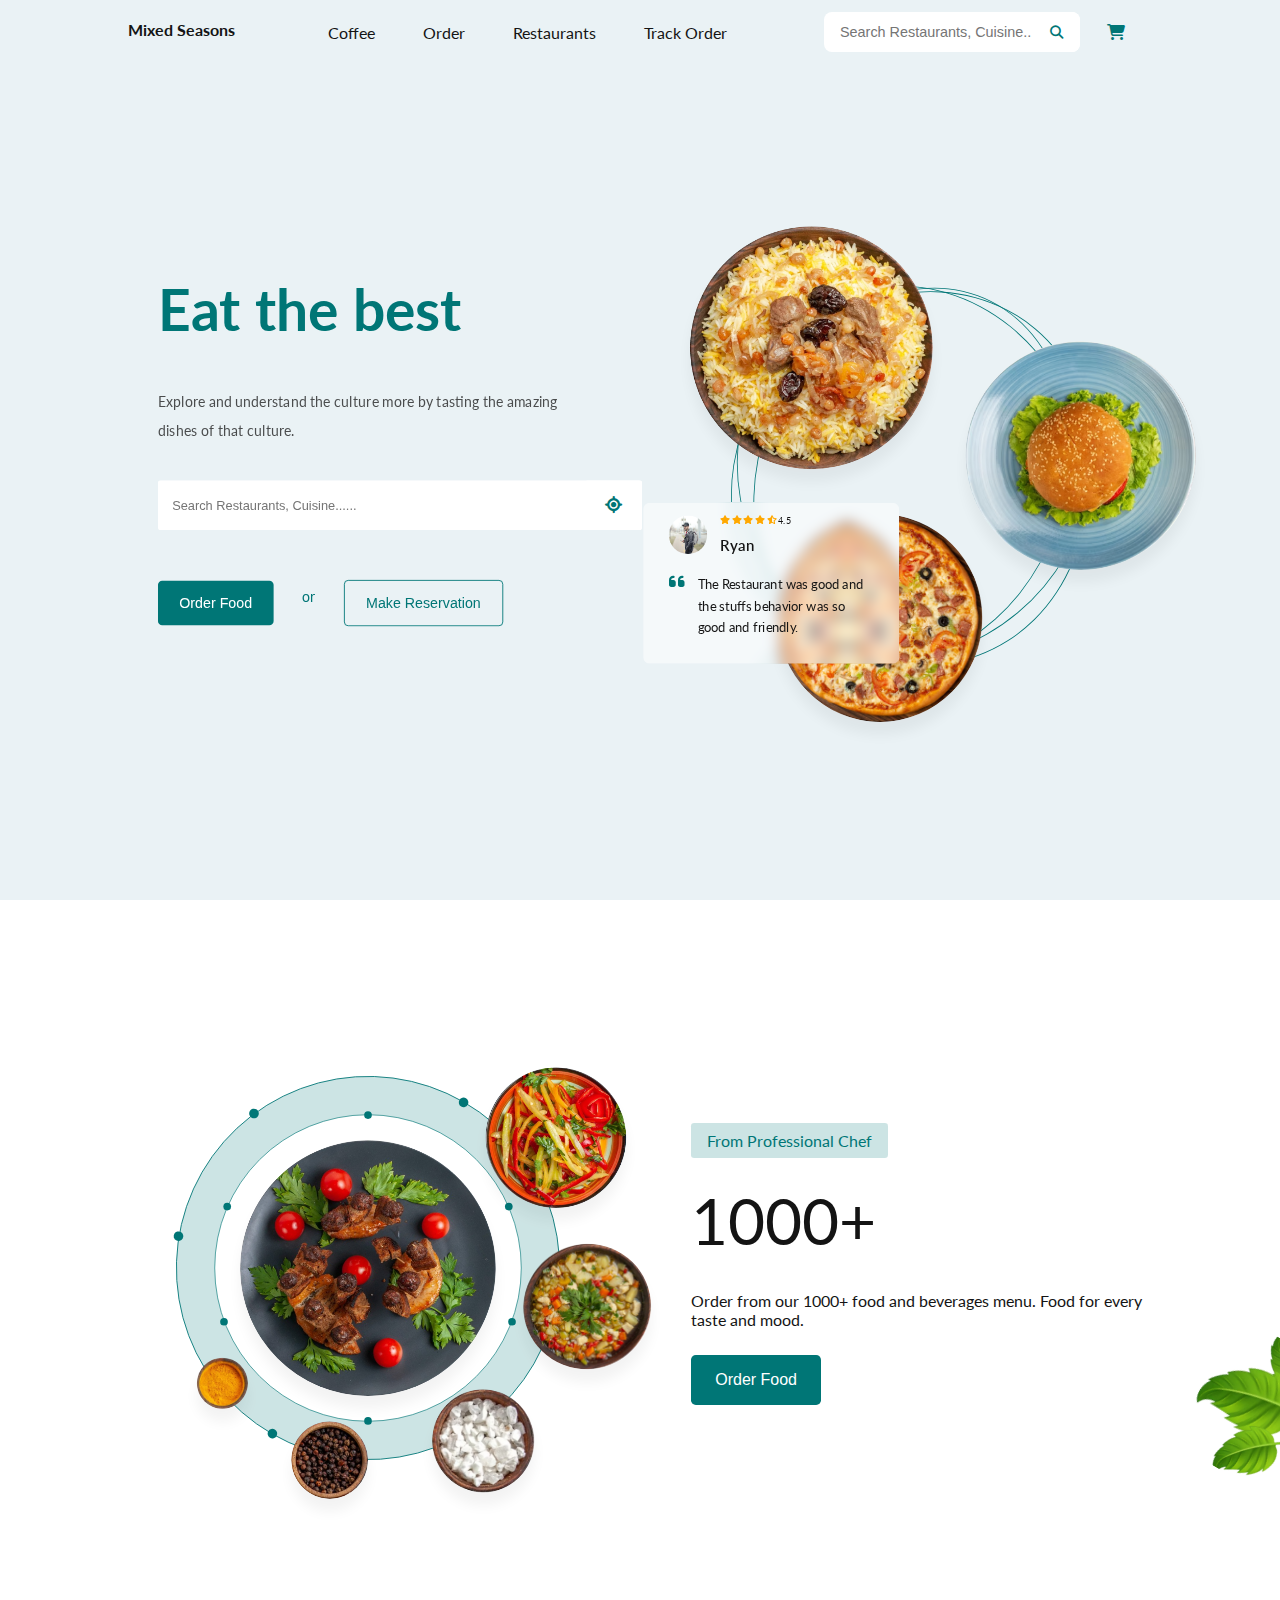
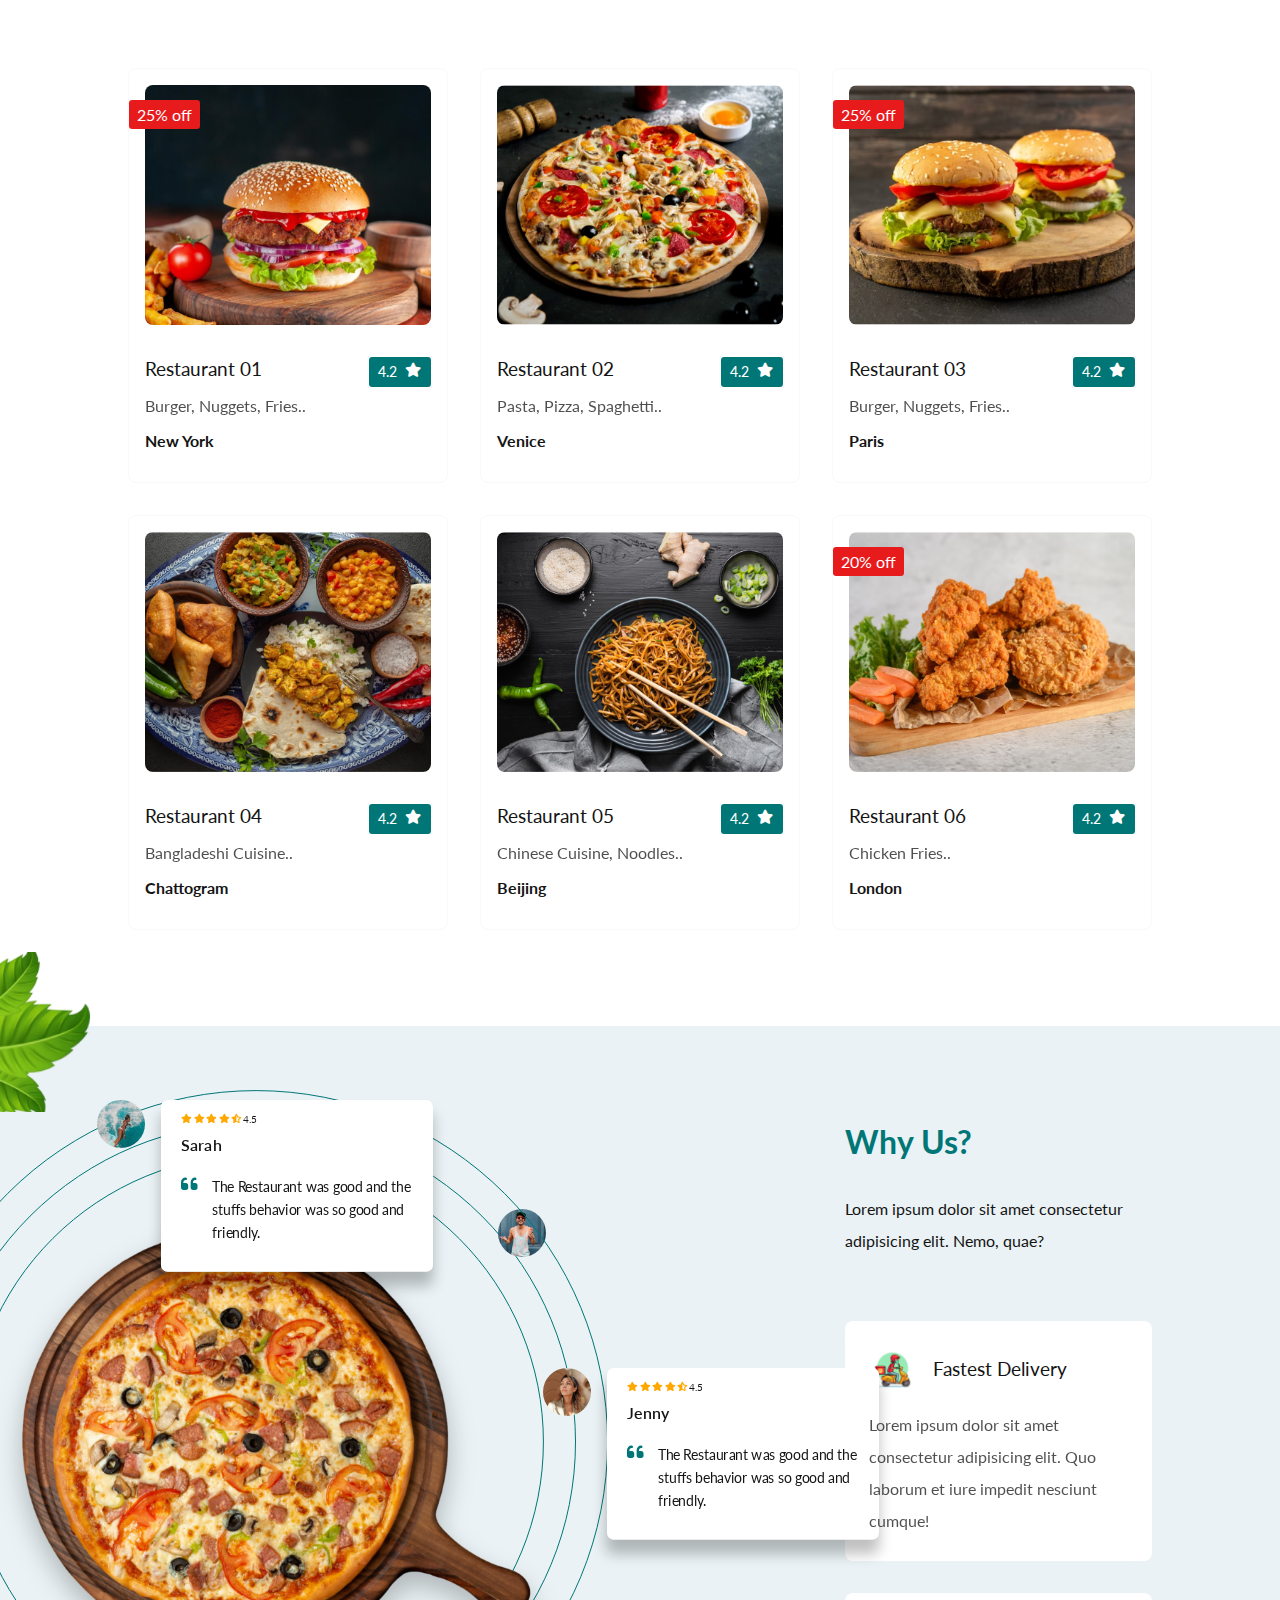
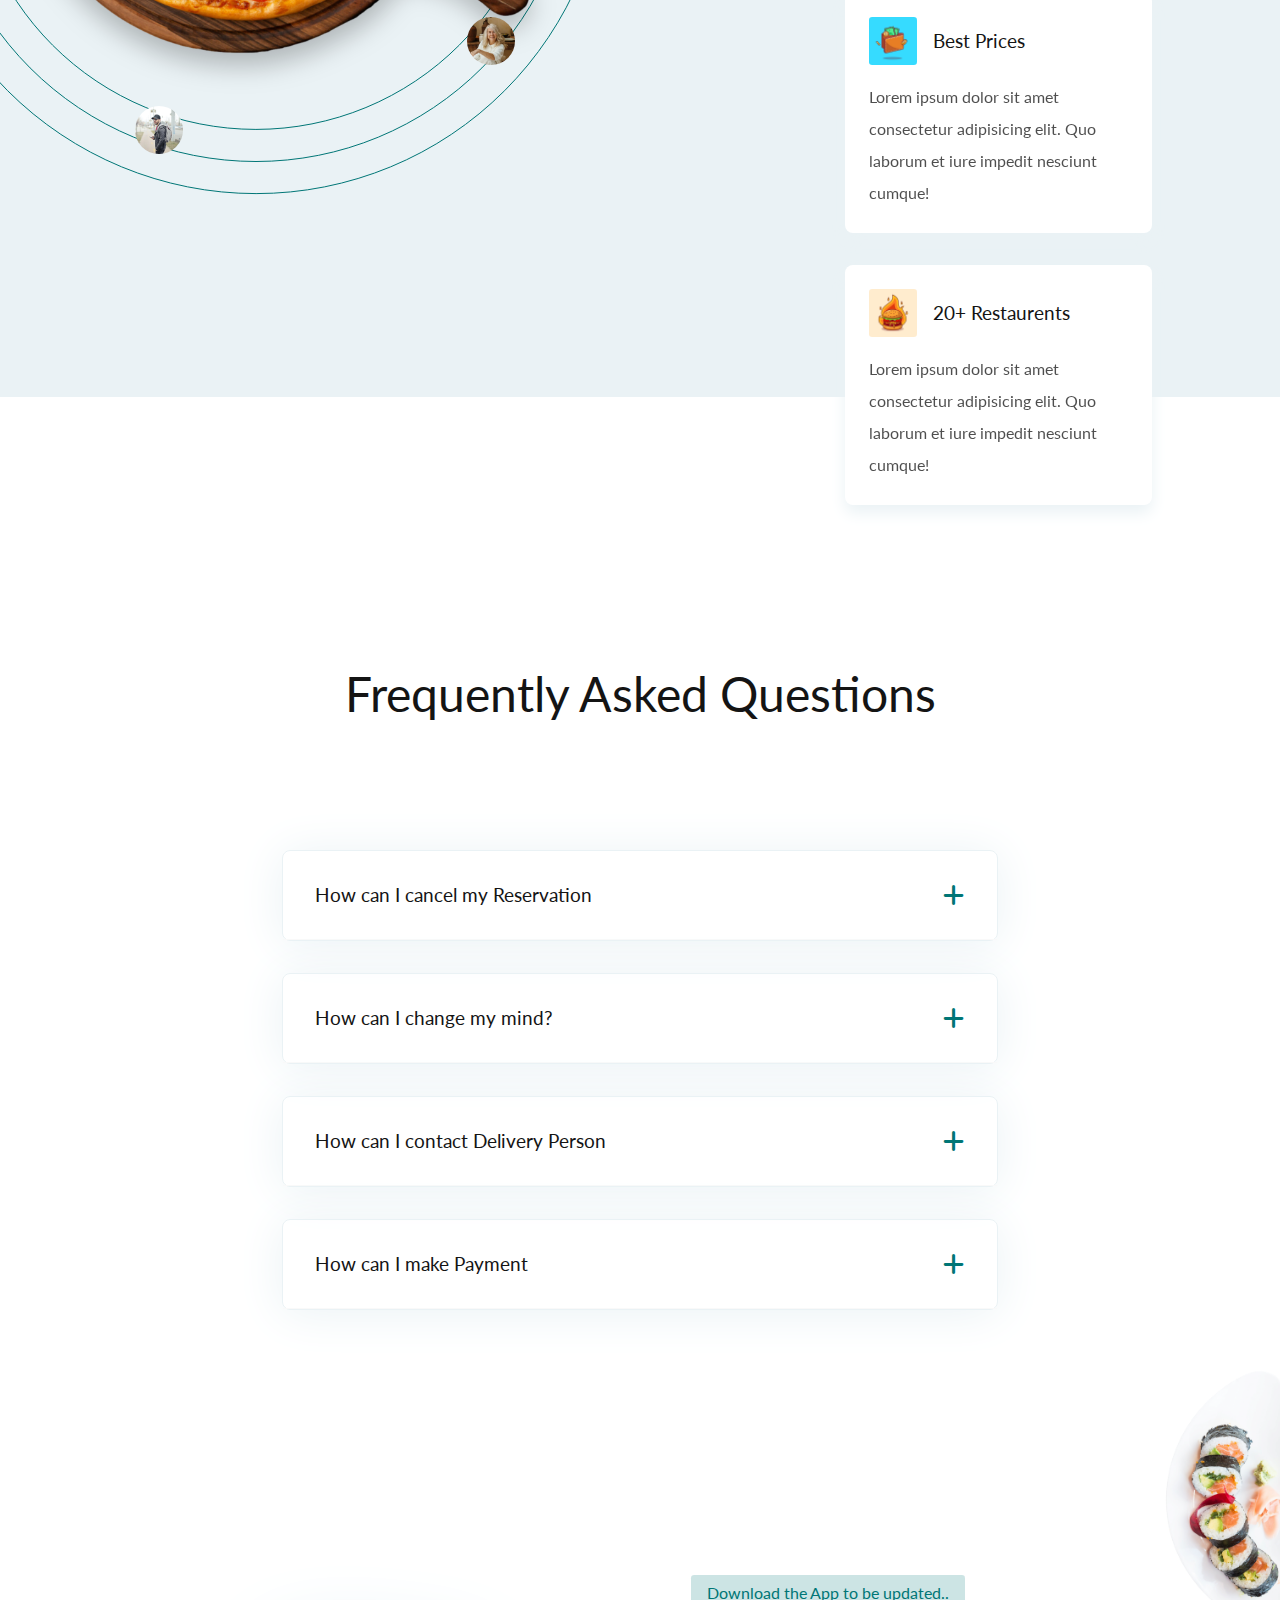
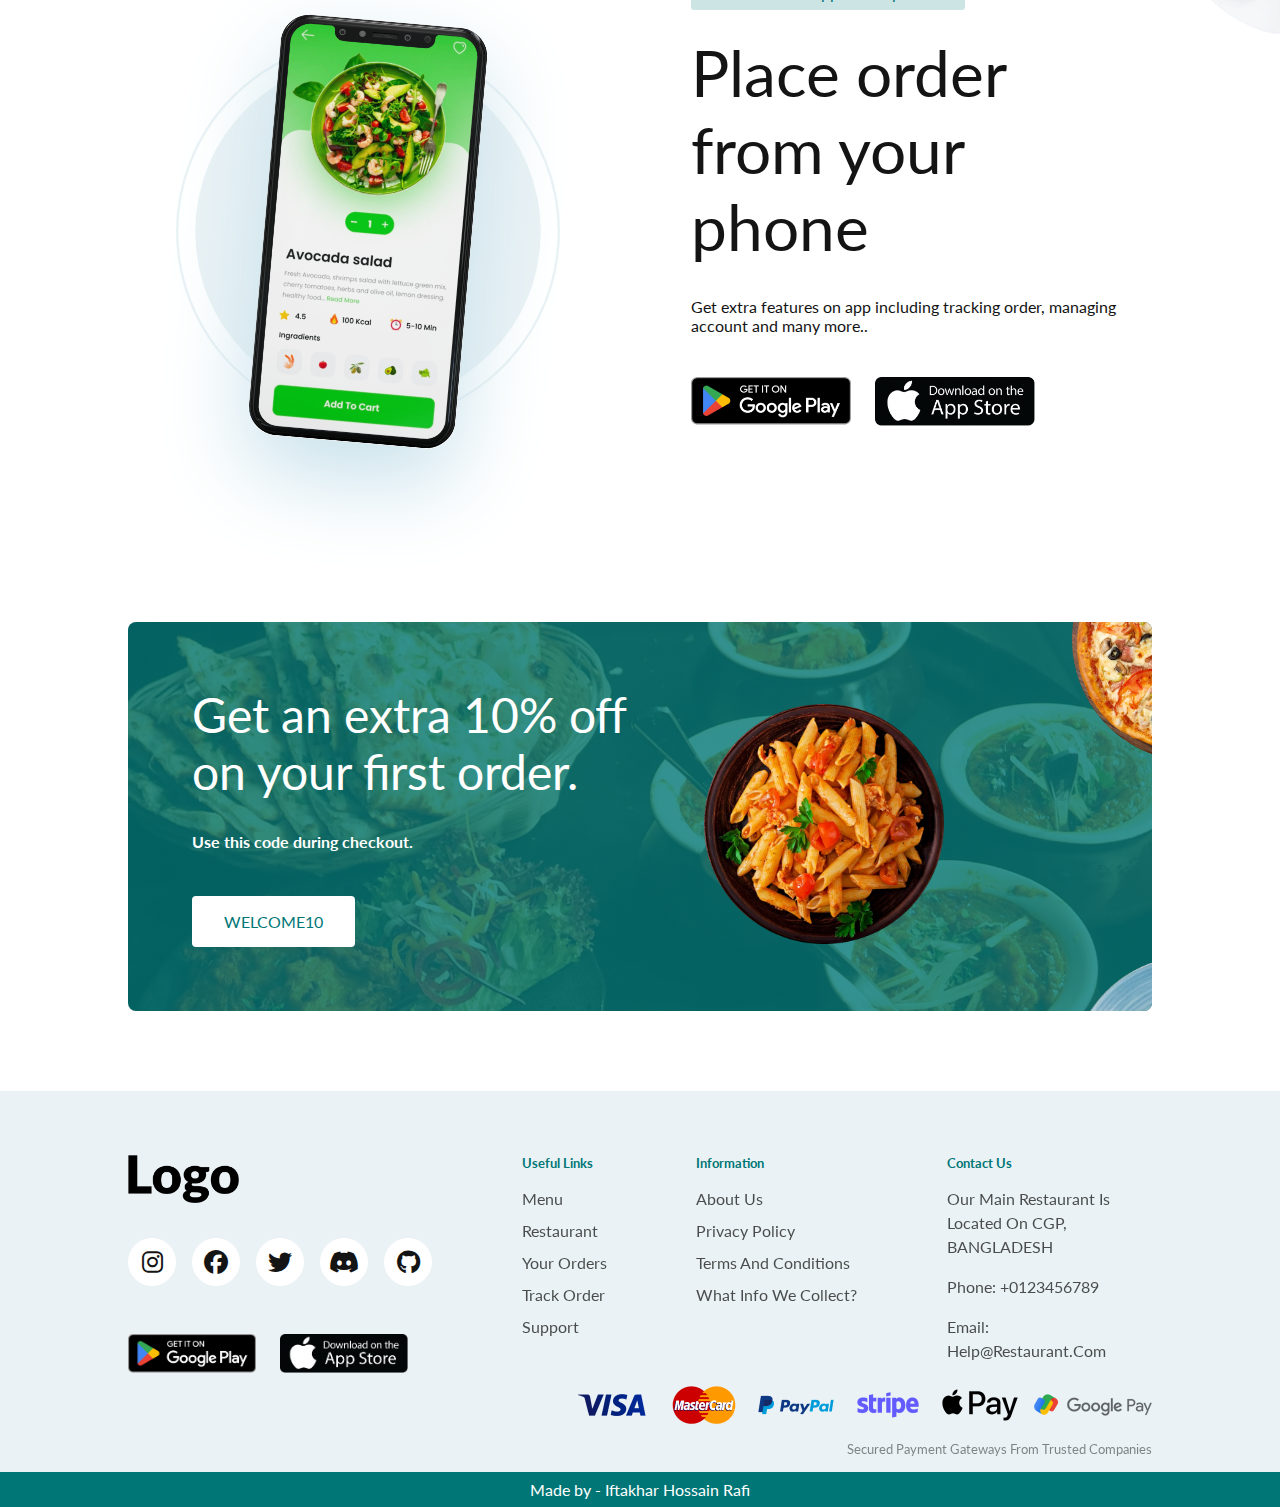
<file: index.html>
<!DOCTYPE html>
<html lang="en">

<head>
    <meta charset="UTF-8">
    <meta http-equiv="X-UA-Compatible" content="IE=edge">
    <meta name="viewport" content="width=device-width, initial-scale=1.0">
    <title>Food website</title>

    <!--Google Font CDN-->
    <link rel="preconnect" href="https://fonts.googleapis.com">
<link rel="preconnect" href="https://fonts.gstatic.com" crossorigin>
<link href="https://fonts.googleapis.com/css2?family=Lato:wght@100;300;400;700;900&display=swap" rel="stylesheet">

<link rel="stylesheet" href="https://cdnjs.cloudflare.com/ajax/libs/font-awesome/6.5.2/css/all.min.css">


<!--Style-->
<link rel="stylesheet" href="style.css">
</head>

<body>
    
    <header>
        <!---Navbar-->
        <nav class="navbar">
            <!--Logo-->
            <h4 class="logo"><a href="#hero-section">Mixed Seasons</a></h2>
            <!-- <img src="img/logo.png" alt="" class="logo"> -->
            <!--ul-->
            <ul class="links-container">
                <li class="link-items"><a href="menu.html" class="links">Coffee</a></li>
                <li class="link-items"><a href="#order" class="links">Order</a></li>
                <li class="link-items"><a href="#restaurants-section" class="links">Restaurants</a></li>
                <li class="link-items"><a href="#download-app-section" class="links">Track Order</a></li>
            </ul>

            <!--Search box-->
            <div class="nav-extras">
                <!--Search Box-->
                <div class="search">
                    <input type="text" class="search-box" placeholder="Search Restaurants, Cuisine...... ">
                    <button class="search-btn"><i class="fa-solid fa-magnifying-glass"></i></button>
                </div>

                <!--Cart Btn-->
                <a href="#" class="cart"><i class="fa-solid fa-cart-shopping"></i></a>

                <div class="nav-toggler">
                    <span></span>
                    <span></span>
                    <span></span>
                </div>

            </div>
        </nav>

        <!--Hero Section-->
        <main id="hero-section">
            
            <!--Hero content-->
            <div class="hero">
            <div class="hero-content">
                <h1 class="hero-heading">Eat the best</h1>
                <p class="hero-line">Explore and understand the culture more by tasting the amazing dishes of that culture.</p>
            </div>
            
            <div class="search location">
                <input type="text" class="search-box" placeholder="Search Restaurants, Cuisine...... ">
                <button class="search-btn locate-btn"><i class="fa-solid fa-location-crosshairs"></i></button>
            </div>

            <div class="hero-action-btn-container">
                <button class="btn">Order Food</button>
                <p class="or">or</p>
                <button class="btn transparent">Make Reservation</button>
            </div>
            </div>
            <!--Hero image section-->
            <div class="hero-image-container">
                <div class="background-ele">
                    <div class="ellipse"></div>
                    <div class="ellipse"></div>
                    <div class="ellipse"></div>
                </div>
                <div class="forground-elements">
                    <img src="img/hero-biryani.png" class="hero-img" alt="">
                    <img src="img/hero-burger.png" class="hero-img" alt="">
                    <img src="img/hero-pizza.png" class="hero-img" alt="">
                </div>

                <div class="review-box">
                    <div class="reviewer-info">
                        <img src="img/user-1.png" class="reviewer-image" alt="">
                        <div class="reviewer">
                            <div class="reviewer-rating">
                                <i class="fa-solid fa-star"></i>
                                <i class="fa-solid fa-star"></i>
                                <i class="fa-solid fa-star"></i>
                                <i class="fa-solid fa-star"></i>
                                <i class="fa-solid fa-star-half-stroke"></i>
                                <p>4.5</p>
                            </div>
                            <h2 class="reviewer-name">Ryan</h2>
                        </div>
                    </div>
                    <div class="review-body">
                        <i class="fa-solid fa-quote-left"></i>
                        <p class="review">The Restaurant was good and the stuffs behavior was so good and friendly. </p>
                    </div>
                </div>

            </div>
        </main>


    </header>

    <!--Restaurant Section-->
    <section id="restaurants-section">

        <div class="leaf-layer right">
            <img src="img/leafs.png" alt="">
        </div>

        <div class="section">
            <!--food image container-->
            <div class="food-image-container">
                <div class="circle">
                    <span></span>
                    <span></span>
                    <span></span>
                    <span></span>
                    <span></span>
                    <span></span>
                </div>
                <div class="circle">
                    <span></span>
                    <span></span>
                    <span></span>
                    <span></span>
                    <span></span>
                    <span></span>
                </div>

                <div>
                    <img src="img/food-1.png" class="food-img" alt="">
                    <img src="img/food-2.png" class="food-img" alt="">
                    <img src="img/food-3.png" class="food-img" alt="">
                    <img src="img/food-4.png" class="food-img" alt="">
                    <img src="img/food-5.png" class="food-img" alt="">
                    <img src="img/food-6.png" class="food-img" alt="">
                </div>
            </div>

            <!--Section Content-->
            <div class="section-detail" id="order">
                <span class="section-highlight">From Professional Chef</span>
                <p class="section-title">1000+</p>
                <p class="section-info">Order from our 1000+ food and beverages menu. Food for every taste and mood. </p>

                <button class="btn">Order Food</button>
            </div>
        </div>

        <div class="restaurants-container">
            <div class="restaurant">
                <p class="discount">25% off</p>
                <div class="restaurant-thumbnail">
                    <img src="img/restaurant-1.png" class="restaurant-img" alt="">
                </div>
                <div class="restaurant-body">
                    <h3 class="restaurant-name">Restaurant 01</h3>
                    <p class="menu">Burger, Nuggets, Fries..</p>
                    <p class="place">New York</p>
                    <span class="rating">4.2<i class="fa-solid fa-star"></i></span>
                </div>
            </div>
            <div class="restaurant">
                <div class="restaurant-thumbnail">
                    <img src="img/restaurant-2.png" class="restaurant-img" alt="">
                </div>
                <div class="restaurant-body">
                    <h3 class="restaurant-name">Restaurant 02</h3>
                    <p class="menu">Pasta, Pizza, Spaghetti..</p>
                    <p class="place">Venice</p>
                    <span class="rating">4.2<i class="fa-solid fa-star"></i></span>
                </div>
            </div>
            <div class="restaurant">
                <p class="discount">25% off</p>
                <div class="restaurant-thumbnail">
                    <img src="img/restaurant-3.png" class="restaurant-img" alt="">
                </div>
                <div class="restaurant-body">
                    <h3 class="restaurant-name">Restaurant 03</h3>
                    <p class="menu">Burger, Nuggets, Fries..</p>
                    <p class="place">Paris</p>
                    <span class="rating">4.2<i class="fa-solid fa-star"></i></span>
                </div>
            </div>
            <div class="restaurant">
                <div class="restaurant-thumbnail">
                    <img src="img/restaurant-4.png" class="restaurant-img" alt="">
                </div>
                <div class="restaurant-body">
                    <h3 class="restaurant-name">Restaurant 04</h3>
                    <p class="menu">Bangladeshi Cuisine..</p>
                    <p class="place">Chattogram</p>
                    <span class="rating">4.2<i class="fa-solid fa-star"></i></span>
                </div>
            </div>
            <div class="restaurant">
                <div class="restaurant-thumbnail">
                    <img src="img/restaurant-5.png" class="restaurant-img" alt="">
                </div>
                <div class="restaurant-body">
                    <h3 class="restaurant-name">Restaurant 05</h3>
                    <p class="menu">Chinese Cuisine, Noodles..</p>
                    <p class="place">Beijing</p>
                    <span class="rating">4.2<i class="fa-solid fa-star"></i></span>
                </div>
            </div>
            <div class="restaurant">
                <p class="discount">20% off</p>
                <div class="restaurant-thumbnail">
                    <img src="img/restaurant-6.png" class="restaurant-img" alt="">
                </div>
                <div class="restaurant-body">
                    <h3 class="restaurant-name">Restaurant 06</h3>
                    <p class="menu">Chicken Fries..</p>
                    <p class="place">London</p>
                    <span class="rating">4.2<i class="fa-solid fa-star"></i></span>
                </div>
            </div>

        </div>

        <div class="leaf-layer left">
            <img src="img/leafs.png" alt="">
        </div>

    </section>

    <!--About Section-->
    <section id="about-section">

        <div class="about-us-review-container">
            <div class="circle">
                <img src="img/pizza-pan.png" class="pizza-pan-img" alt="">

                <div class="reviews-container">
                    <div class="review-wrapper">
                        <img src="img/user-5.png" class="reviewer-image" alt="">
                        <div class="review-box">
                            <div class="reviewer-info">
                                <div class="reviewer">
                                    <div class="reviewer-rating">
                                        <i class="fa-solid fa-star"></i>
                                        <i class="fa-solid fa-star"></i>
                                        <i class="fa-solid fa-star"></i>
                                        <i class="fa-solid fa-star"></i>
                                        <i class="fa-solid fa-star-half-stroke"></i>
                                        <p>4.5</p>
                                    </div>
                                    <h2 class="reviewer-name">Sarah</h2>
                                </div>
                            </div>
                            <div class="review-body">
                                <i class="fa-solid fa-quote-left"></i>
                                <p class="review">The Restaurant was good and the stuffs behavior was so good and friendly. </p>
                            </div>
                        </div>
                    </div>
                    <div class="review-wrapper">
                        <img src="img/user-4.png" class="reviewer-image" alt="">
                        <div class="review-box">
                            <div class="reviewer-info">
                                <div class="reviewer">
                                    <div class="reviewer-rating">
                                        <i class="fa-solid fa-star"></i>
                                        <i class="fa-solid fa-star"></i>
                                        <i class="fa-solid fa-star"></i>
                                        <i class="fa-solid fa-star"></i>
                                        <i class="fa-solid fa-star-half-stroke"></i>
                                        <p>4.5</p>
                                    </div>
                                    <h2 class="reviewer-name">Jess</h2>
                                </div>
                            </div>
                            <div class="review-body">
                                <i class="fa-solid fa-quote-left"></i>
                                <p class="review">The Restaurant was good and the stuffs behavior was so good and friendly. </p>
                            </div>
                        </div>
                    </div>
                    <div class="review-wrapper">
                        <img src="img/user-3.png" class="reviewer-image" alt="">
                        <div class="review-box">
                            <div class="reviewer-info">
                                <div class="reviewer">
                                    <div class="reviewer-rating">
                                        <i class="fa-solid fa-star"></i>
                                        <i class="fa-solid fa-star"></i>
                                        <i class="fa-solid fa-star"></i>
                                        <i class="fa-solid fa-star"></i>
                                        <i class="fa-solid fa-star-half-stroke"></i>
                                        <p>4.5</p>
                                    </div>
                                    <h2 class="reviewer-name">Jenny</h2>
                                </div>
                            </div>
                            <div class="review-body">
                                <i class="fa-solid fa-quote-left"></i>
                                <p class="review">The Restaurant was good and the stuffs behavior was so good and friendly. </p>
                            </div>
                        </div>
                    </div>
                    <div class="review-wrapper">
                        <img src="img/user-2.png" class="reviewer-image" alt="">
                        <div class="review-box">
                            <div class="reviewer-info">
                                <div class="reviewer">
                                    <div class="reviewer-rating">
                                        <i class="fa-solid fa-star"></i>
                                        <i class="fa-solid fa-star"></i>
                                        <i class="fa-solid fa-star"></i>
                                        <i class="fa-solid fa-star"></i>
                                        <i class="fa-solid fa-star-half-stroke"></i>
                                        <p>4.5</p>
                                    </div>
                                    <h2 class="reviewer-name">Merry</h2>
                                </div>
                            </div>
                            <div class="review-body">
                                <i class="fa-solid fa-quote-left"></i>
                                <p class="review">The Restaurant was good and the stuffs behavior was so good and friendly. </p>
                            </div>
                        </div>
                    </div>
                    <div class="review-wrapper">
                        <img src="img/user-1.png" class="reviewer-image" alt="">
                        <div class="review-box">
                            <div class="reviewer-info">
                                <div class="reviewer">
                                    <div class="reviewer-rating">
                                        <i class="fa-solid fa-star"></i>
                                        <i class="fa-solid fa-star"></i>
                                        <i class="fa-solid fa-star"></i>
                                        <i class="fa-solid fa-star"></i>
                                        <i class="fa-solid fa-star-half-stroke"></i>
                                        <p>4.5</p>
                                    </div>
                                    <h2 class="reviewer-name">Stephen</h2>
                                </div>
                            </div>
                            <div class="review-body">
                                <i class="fa-solid fa-quote-left"></i>
                                <p class="review">The Restaurant was good and the stuffs behavior was so good and friendly. </p>
                            </div>
                        </div>
                    </div>
                </div>
            </div>
        </div>

        <!-- About Services -->
        <div class="about">
            <h2 class="about-title">Why Us?</h2>
            <p class="about-info">Lorem ipsum dolor sit amet consectetur adipisicing elit. Nemo, quae?</p>

            <div class="services-container">
                <div class="service">
                    <div class="service-title">
                        <img src="img/fastest-delivery.png" class="service-img" alt="">
                        <h3 class="service-name">Fastest Delivery</h3>
                    </div>
                    <p class="service-detail">Lorem ipsum dolor sit amet consectetur adipisicing elit. Quo laborum et iure impedit nesciunt cumque!</p>
                </div>

                <div class="service">
                    <div class="service-title">
                        <img src="img/best-prices.png" class="service-img" alt="">
                        <h3 class="service-name">Best Prices</h3>
                    </div>
                    <p class="service-detail">Lorem ipsum dolor sit amet consectetur adipisicing elit. Quo laborum et iure impedit nesciunt cumque!</p>
                </div>

                <div class="service">
                    <div class="service-title">
                        <img src="img/20+ restaurant.png" class="service-img" alt="">
                        <h3 class="service-name">20+ Restaurents</h3>
                    </div>
                    <p class="service-detail">Lorem ipsum dolor sit amet consectetur adipisicing elit. Quo laborum et iure impedit nesciunt cumque!</p>
                </div>
            </div>

        </div>
    </section>

    <section id="faq-section">
        <h1 class="section-title">Frequently Asked Questions</h1>
        <div class="faq">
            <div class="question-box">
                <h3 class="question">How can I cancel my Reservation</h3>
                <i class="fa-solid fa-plus"></i>
            </div>
            <div class="answer-box">
                <p class="answer">Lorem ipsum, dolor sit amet consectetur adipisicing elit. Quaerat ullam quasi blanditiis ut quod nam non sapiente tenetur, ex nesciunt.</p>
            </div>
        </div>
        <div class="faq">
            <div class="question-box">
                <h3 class="question">How can I change my mind?</h3>
                <i class="fa-solid fa-plus"></i>
            </div>
            <div class="answer-box">
                <p class="answer">Lorem ipsum, dolor sit amet consectetur adipisicing elit. Quaerat ullam quasi blanditiis ut quod nam non sapiente tenetur, ex nesciunt.</p>
            </div>
        </div>
        <div class="faq">
            <div class="question-box">
                <h3 class="question">How can I contact Delivery Person</h3>
                <i class="fa-solid fa-plus"></i>
            </div>
            <div class="answer-box">
                <p class="answer">Lorem ipsum, dolor sit amet consectetur adipisicing elit. Quaerat ullam quasi blanditiis ut quod nam non sapiente tenetur, ex nesciunt.</p>
            </div>
        </div>
        <div class="faq">
            <div class="question-box">
                <h3 class="question">How can I make Payment</h3>
                <i class="fa-solid fa-plus"></i>
            </div>
            <div class="answer-box">
                <p class="answer">Lorem ipsum, dolor sit amet consectetur adipisicing elit. Quaerat ullam quasi blanditiis ut quod nam non sapiente tenetur, ex nesciunt.</p>
            </div>
        </div>

        <div class="dish-layer right"><img src="img/side-dish.png" alt=""></div>

    </section>

    <!-- Download App Section -->

    <section id="download-app-section">
        <div class="section">

            <div class="download-app-image-container">
                <div class="pulse">
                    <div class="circle"></div>
                    <div class="circle"></div>
                </div>
                <!-- <img src="img/leafs.png" class="leaf left" alt="">
                <img src="img/leaf-left.png" class="leaf right" alt="">--->
                    
                <img src="img/app.png" class="phone-mockup" alt="">
            </div>

            <!-- section content -->
            <div class="section-detail">
                <span class="section-highlight">Download the App to be updated..</span>
                <p class="section-title">Place order from your phone</p>
                <p class="section-info">Get extra features on app including tracking order, managing account and many more..</p>

                <div class="download-btn-group">
                    <a href="#" class="download-btn"><img src="img/play-store.png" alt=""></a>
                    <a href="#" class="download-btn"><img src="img/app-store.png" alt=""></a>
                </div>
            </div>
        </div>
    </section>

    <!-- Discount Banner -->
    <div class="discount-banner">
        <div class="section-detail">
            <h1 class="section-title">Get an extra 10% off on your first order.</h1>
            <p class="section-info">Use this code during checkout.</p>
            <p class="discount-code">WELCOME10</p>
        </div>

        <div class="dish-slide">
            <img src="img/discount-food-slider-1.png" alt="">
            <img src="img/hero-pizza.png" alt="">
            <img src="img/hero-burger.png" alt="">
        </div>
    </div>

    <section id="footer">
        <div class="company-info">
            <img src="img/footer-logo.png" class="logo" alt="">
            
            <div class="social-links">
                <a href="#"><i class="fa-brands fa-instagram"></i></a>
                <a href="#"><i class="fa-brands fa-facebook"></i></a>
                <a href="#"><i class="fa-brands fa-twitter"></i></a>
                <a href="https://discord.gg/AejFbM6F"><i class="fa-brands fa-discord"></i></a>
                <a href="https://github.com/iftakharH"><i class="fa-brands fa-github"></i></a>
            </div>

            <div class="download-btn-group">
                <a href="#" class="download-btn"><img src="img/play-store.png" alt=""></a>
                <a href="#" class="download-btn"><img src="img/app-store.png" alt=""></a>
            </div>
        </div>

        <div class="useful-linkes footer-links-container">
            <h5 class="footer-links-title">Useful Links</h5>
            <a href="menu.html" class="footer-links">Menu</a>
            <a href="#restaurants-section" class="footer-links">Restaurant</a>
            <a href="#" class="footer-links">Your Orders</a>
            <a href="#" class="footer-links">Track Order</a>
            <a href="#support" class="footer-links">Support</a>
        </div>

        <div class="information footer-links-container">
            <h5 class="footer-links-title">Information</h5>
            <a href="#about-section" class="footer-links">About Us</a>
            <a href="#" class="footer-links">Privacy Policy</a>
            <a href="#" class="footer-links">Terms and Conditions</a>
            <a href="#" class="footer-links">What Info We Collect?</a>
        </div>

        <div class="contact footer-links-container" id="support">
            <h5 class="footer-links-title">Contact Us</h5>
            <p class="footer-text">Our main restaurant is located on CGP, BANGLADESH</p>
            <p class="footer-text">Phone: +0123456789</p>
            <p class="footer-text">Email: help@restaurant.com</p>
        </div>

        <div class="payment-partners">
            <img src="img/visa.png" alt="">
            <img src="img/master-card.png" alt="">
            <img src="img/paypal.png" alt="">
            <img src="img/stripe.png" alt="">
            <img src="img/apple-pay.png" alt="">
            <img src="img/google-pay.png" alt="">
        </div>

        <p class="payment-partners-text">Secured Payment Gateways From Trusted Companies</p>

        <p class="copyright">Made by - Iftakhar Hossain Rafi</p>

    </section>

    <script src="app.js"></script>

</body>

</html>
</file>
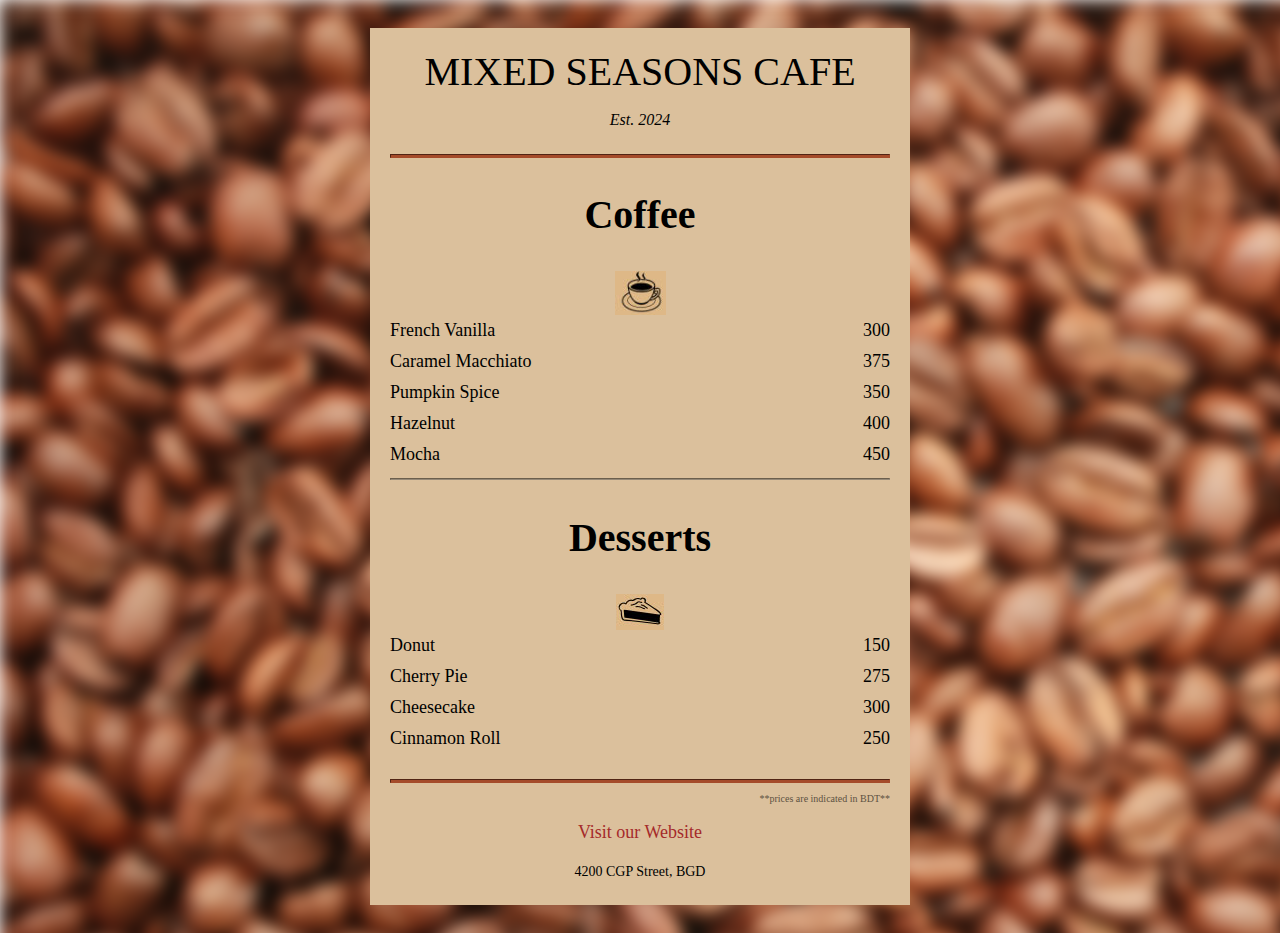
<file: menu.html>
<!DOCTYPE html>
<html lang="en">
  
  <head>
    <meta charset="utf-8" />
    <meta name="viewport" content="width=device-width, initial-scale=1.0" />
    <title>Cafe Menu</title>
    <link href="menu.css" rel="stylesheet"/>
  </head>
  
  <body>

    <div class="back-img"><img src="img/beans.jpg" alt=""></div>

    <div class="menu">
      <main>
        <h1>MIXED SEASONS CAFE</h1>
        <p class="established">Est. 2024</p>
        <hr class="upper-line">
        <section>
          <h2>Coffee</h2>
          <img src="img/coffee.jpg" alt="coffee icon"/>
          <article class="item">
            <p class="flavor">French Vanilla</p><p class="price">300</p>
          </article>
          <article class="item">
            <p class="flavor">Caramel Macchiato</p><p class="price">375</p>
          </article>
          <article class="item">
            <p class="flavor">Pumpkin Spice</p><p class="price">350</p>
          </article>
          <article class="item">
            <p class="flavor">Hazelnut</p><p class="price">400</p>
          </article>
          <article class="item">
            <p class="flavor">Mocha</p><p class="price">450</p>
          </article>
        </section>

        <hr class="middle">

        <section>
          <h2>Desserts</h2>
          <img src="img/pie.jpg" alt="pie icon"/>
          <article class="item">
            <p class="dessert">Donut</p><p class="price">150</p>
          </article>
          <article class="item">
            <p class="dessert">Cherry Pie</p><p class="price">275</p>
          </article>
          <article class="item">
            <p class="dessert">Cheesecake</p><p class="price">300</p>
          </article>
          <article class="item">
            <p class="dessert">Cinnamon Roll</p><p class="price">250</p>
          </article>
        </section>
      </main>

      <hr class="bottom-line">

      <footer>
        <p class="price-indicate">
          **prices are indicated in BDT**
        </p>
        <h3 class="visit">
          <a href="#" target="_blank" class="page">Visit our Website</a>
        </h3>
        <p class="address">4200 CGP Street, BGD</p>
      </footer>
      
    </div>
    
  </body>
  
</html>
</file>
<file: style.css>
* {
    margin: 0;
    padding: 0;
    box-sizing: border-box;
}

:root {
    /* color variables */
    --accent-color: #EAF2F5;
    --primary-text-color: #141414;
    --secondary-text-color: #007676;
    --light-text-color: #fff;
    --primary-color: #fff;
    --secondary-color: #007676;
    --alpha-secondary-color: rgba(0, 118, 118, 0.2);
    --discount-color: #E71A1C;
    --card-hover-bg-color: #F9F9F9;
    --border-color: #f9f9f9;
    --box-shadow-color: var(--accent-color);
    --shadow: rgba(0, 0, 0, 0.05);
    --box-shadow: rgba(0, 0, 0, 0.25);
    --discount-banner-background-overlay: linear-gradient(rgba(0, 118, 118, 0.8), rgba(0, 118, 118, 0.8));
    --phone-app-shadow: #C7E1EB;
    --alpha-primary-color: rgba(255, 255, 255, 0.5);
    --rating-color: #FFA800;

    /* transition curves */
    --transition-curve: cubic-bezier(0.36, -0.21, 0.16, 1.97);
}

html{
    font-size: 16px;
    /* overflow-x: hidden; */
}

body{
    font-family: "Lato", sans-serif;
    color: var(--primary-text-color);
    background: var(--primary-color);
    overflow-x: hidden;
}
/*NAVBAR*/
.navbar{
    position: fixed;
    top: 0;
    left: 0;
    width: 100%;
    height: 4rem;
    display: flex;
    align-items: center;
    padding: 0 10vw;
    z-index: 9;
    background-color: var(--accent-color);
}

.navbar-toggler{
    display: none;
}

.logo{
    height: 1.5rem;
}
.logo a {
    text-decoration: none;
    color: inherit;
    cursor: pointer;
}


.links-container{
    display: flex;
    gap: 1rem;
    list-style: none;
    margin-left: 7.5%;
}

.links{
    color: var(--primary-text-color);
    text-decoration: none;
    text-transform: capitalize;
    padding: .5rem 1rem;
    transition: .2s;
}

.links:hover{
    color: var(--secondary-text-color);
}

.nav-extras{
    display: flex;
    align-items: center;
    margin-left: auto;
    gap: 1rem;
}

.search{
    position: relative;
    width: 20vw;
    min-width: 150px;
    height: 2.5rem;
    border-radius: .5rem;
    overflow: hidden;
}
.search-box{
    width: 100%;
    height: 100%;
    background: var(--primary-color);
    border: none;
    padding: 1rem;
    outline: none;
    font-size: .9rem;
}

.search-btn{
    position: absolute;
    border: none;
    right: 0;
    width: 3rem;
    height: 100%;
    background: var(--primary-color);
    text-align: center;
    cursor: pointer;
    color: var(--secondary-color);
}

.cart{
    width: 2.5rem;
    height: 2.5rem;
    color: var(--secondary-text-color);
    border-radius: 100%;
    display: flex;
    justify-content: center;
    align-items: center;
    text-decoration: none;
    transition: .5s;
}

.cart:hover, .locate-btn:hover{
    background: var(--alpha-secondary-color);
}

/*hero section*/
.hero{
    width: 100%;
    height: 100%;
    position: relative;
    transform: scale(0.89);
}


#hero-section{
    min-height: 100vh;
    padding: 0 10vw;
    display: flex;
    justify-content: space-between;
    align-items: center;
    background: var(--accent-color);
    margin-left: auto;
}


.hero-content{
    width: 90%;
    display: flex;
    flex-direction: column;
}

.hero-heading{
    font-size: 4rem;
    line-height: 5rem;
    font-weight: 700;
    color: var(--secondary-text-color);
    margin-bottom: 1rem;
}

.hero-line{
    line-height: 2rem;
    opacity: 0.75;
    margin-top: 2rem;
}

.search.location{
    width: 100%;
    height: 3.5rem;
    border-radius: .2rem;
    margin: 2.5rem 0;
    display: flex;
    justify-content: space-between;
    align-items: center;
}


.locate-btn{
    font-size: 1.2rem;
    width: 4rem;
    transition: .5s;
    border-radius: .2rem;
    border: none;
    cursor: pointer;

}

.search.location.search-box{
    padding: 1rem 1.5rem;
    width: 100%;
    border: none;
}

.hero-action-btn-container{
    display: flex;
    align-items: center;
    gap: 2rem;
}

.btn {
    display: block; /* This will place the button on a new line */
    padding: 1rem 1.5rem;
    border: none;
    border-radius: .3rem;
    font-size: 1rem;
    color: var(--light-text-color);
    background: var(--secondary-color);
    text-transform: capitalize;
    cursor: pointer;
    margin-top: 1rem; /* Optional: adds space above the button */
}


.btn.transparent{
    background: transparent;
    border: .1rem solid var(--secondary-color);
    color: var(--secondary-text-color);
}

.hero-action-btn-container, .or{
    color: var(--secondary-text-color);
}

.hero-image-container, .food-image-container, .download-app-image-container{
    min-width: 30rem;
    min-height: 30rem;
    position: relative;
    transform: scale(0.8) translateY(2rem);
}

.background-ele, .forground-elements{
    width: 100%;
    height: 100%;
    position: absolute;
}



.ellipse{
    position: absolute;
    height: 100%;
    top: 50%;
    left: 50%;
    border-radius: 100%;
    border: .01rem solid var(--secondary-color);
    transform-origin: center;
}

.ellipse:nth-child(1){
    width: 80%;
    transform: translate(-50%, -50%) rotate(20deg);
}
.ellipse:nth-child(2){
    width: 90%;
    transform: translate(-50%, -50%) rotate(40deg);
}
.ellipse:nth-child(3){
    width: 90%;
    transform: translate(-50%, -50%) rotate(-20deg);
}

.hero-img{
    position: absolute;
    width: 10rem;
    border-radius: 100%;
    box-shadow: 0 1rem 1rem var(--shadow);
}

.hero-img:nth-child(1){
    width: 19rem;
    left: -8%;
    top: -15%;
}

.hero-img:nth-child(2){
    width: 18rem;
    right: -24%;
    top: 15%;
}

.hero-img:nth-child(3){
    width: 16rem;
    left: 15%;
    top: 60%;
}

.review-box{
    position: absolute;
    width: 20rem;
    padding: 1rem 2rem;
    bottom: 1%;
    left: -20%;
    border-radius: .5rem;
    background: var(--alpha-primary-color);
    backdrop-filter: blur(.5rem);
}

.reviewer-info{
    display: flex;
    gap: 1rem;
}

.reviewer-image{
    width: 3rem;
    height: 3rem;
    border-radius: 100%;
    left: 12rem;
}

.reviewer-rating{
    display: flex;
    gap: .1rem;
    font-size: .7rem;
    align-items: center;
}

.reviewer-rating i{
    color: var(--rating-color);
}

.reviewer-name{
    font-weight: 600;
    font-size: 1.2rem;
    margin-top: .75rem;
}

.review-body{
    display: flex;
    gap: 1rem;
    margin-top: .5rem;
    padding: 1rem 0;
}

.review-body i{
    font-size: 1.4rem;
    color: var(--secondary-text-color);
}

.review{
    line-height: 1.7rem;
}

/*Restaurants Section*/
.section{
    width: 100%;
    padding: 2rem 0 5rem;
    display: flex;
    justify-content: space-between;
    align-items: center;
}

.section-detail{
    width: 45%;
    min-width: 300px;
    margin-left: auto;
}

.section-highlight{
    padding: .5rem 1rem;
    border-radius: .2rem;
    background: var(--alpha-secondary-color);
    color: var(--secondary-color);
}

.section-title{
    margin: 2rem 0;
    font-size: 4rem;
}

.section-info{
    height: 2rem;
    margin-bottom: 2rem;
}

section{
    position: relative;
    padding: 6rem 10vw;
}

.food-image-container{
    transform: scale(0.8);
}

.circle{
    position: absolute;
    width: 100%;
    height: 100%;
    top: 50%;
    left: 50%;
    border-radius: 100%;
    transform: translate(-50%, -50%) scale(0.8);
    background: var(--primary-color);
    border: .1rem solid var(--secondary-color);
}

.circle span{
    position: absolute;
    width: .75rem;
    height: .75rem;
    border-radius: 100%;
    background: var(--secondary-color);
    transform: translate(-50%, -50%);
}

.circle span:nth-child(1){
    top: 0;
    left: 50%;
}

.circle span:nth-child(2){
    top: 30%;
    left: 4%;
}

.circle span:nth-child(3){
    top: 30%;
    right: 1.5%;
}

.circle span:nth-child(4){
    bottom: 30%;
    left: 3%;
}

.circle span:nth-child(5){
    bottom: 30%;
    right: .5%;
}

.circle span:nth-child(6){
    bottom: -2.5%;
    left: 50%;
}

.circle:nth-child(2){
    background: var(--alpha-secondary-color);
    z-index: -1;
    transform: translate(-50%, -50%) scale(1) rotate(30deg);
}

.food-img{
    position: absolute;
    border-radius: 100%;
    box-shadow: 0 1rem 1rem var(--shadow);
    width: 10rem;
    transform: translate(-50%, -50%);
}

.food-img:nth-child(1){
    width: 20rem;
    top: 50%;
    left: 50%;
}
.food-img:nth-child(2){
    width: 11rem;
    top: 16%;
    left: 99%;
}
.food-img:nth-child(3){
    width: 10rem;
    top: 60%;
    left: 107%;
}
.food-img:nth-child(4){
    width: 8rem;
    top: 95%;
    left: 80%;
}
.food-img:nth-child(5){
    width: 6rem;
    top: 100%;
    left: 40%;
}
.food-img:nth-child(6){
    width: 4rem;
    top: 80%;
    left: 12%;
}
.food-img:nth-child(7){
    width: 3rem;
    top: 55%;
    left: 0%;
}

.restaurants-container{
    margin-top: 5rem;
    display: grid;
    grid-template-columns: repeat(3, 1fr);
    gap: 2rem;
}

.restaurant{
    position: relative;
    width: 100%;
    padding: 1rem;
    border-radius: .5rem;
    border: .1rem solid var(--border-color);
}

.discount{
    position: absolute;
    color: var(--light-text-color);
    padding: .3rem .5rem;
    background: var(--discount-color);
    border-radius: .2rem;
    left: 0;
    top: 7.5%;
    z-index: 2;
}

.restaurant-thumbnail{
    position: relative;
    width: 100%;
    height: 15rem;
    overflow: hidden;
    border-radius: .5rem;
}

.restaurant-img{
    width: 100%;
    height: 100%;
    object-fit: cover;
    border-radius: .25rem;
    transition: transform .5s var(--transition-curve);
}

.restaurant:hover .restaurant-img{
    transform: scale(1.1);
}

.restaurant-body{
    margin: 2rem 0 1rem;
    position: relative;
}

.restaurant-name{
    font-size: 1.2rem;
    text-transform: capitalize;
    font-weight: 400;
    margin: 1rem 0;
}

.menu{
    width: 80%;
    opacity: .75;
    overflow: hidden;
    white-space: nowrap;
    text-overflow: ellipsis;
    margin: 1rem 0;
}

.place{
    font-weight: 700;
    text-transform: capitalize;
}

.rating{
    position: absolute;
    right: 0;
    top: 0;
    padding: .4rem .6rem;
    background: var(--secondary-color);
    color: var(--light-text-color);
    font-size: .9rem;
    display: flex;
    gap: .5rem;
    border-radius: .2rem;
}

.restaurant:hover{
    background: var(--card-hover-bg-color);
}

.leaf-layer{
    position: absolute;
    width: 10rem;
    height: 10rem;
    overflow: hidden;
    z-index: 2;
}
.leaf-layer img{
    width: 100%;
    height: 100%;
    object-fit: cover;
}

.leaf-layer.right{
    right: -5%;
    top: 25%;
    transform: scale(0.9) rotate(30deg);
}

.leaf-layer.left{
    left: -5%;
    bottom: -5%;
    transform: scale(1) rotate(180deg);
}

/* About Section */
#about-section{
    padding-bottom: 0;
}

#about-section::before{
    content: "";
    position: absolute;
    top: 0;
    left: 0;
    width: 100%;
    height: 90%;
    background: var(--accent-color);
    z-index: -1;
}

.about{
    width: 30%;
    margin-left: auto;
    min-width: 250px;
}

.about-title{
    font-size: 2rem;
    text-transform: capitalize;
    color: var(--secondary-text-color);
}

.about-info{
    margin: 2rem 0 4rem;
    line-height: 2rem;
}

.service{
    background-color: var(--primary-color);
    border-radius: .5rem;
    margin-bottom: 2rem;
    padding: 1.5rem;
    box-shadow: 0 .5rem 1rem var(--box-shadow-color);
}

.service-title{
    display: flex;
    gap: 1rem;
    align-items: center;
}

.service-img{
    width: 3rem;
    height: 3rem;
    border-radius: .2rem;
}

.service-name{
    font-weight: 400;
}

.service-detail{
    margin-top: 1rem;
    line-height: 2rem;
    opacity: .75;
}

.about-us-review-container{
    position: absolute;
    left: -15%;
    width: 40rem;
    height: 40rem;
}

.about-us-review-container .circle{
    background-color: transparent;
    left: 70%;
    transform: translate(-50%, -50%);
}

.about-us-review-container .circle::before,
.about-us-review-container .circle::after{
    content: "";
    position: absolute;
    top: 50%;
    left: 50%;
    transform: translate(-50%, -50%);
    width: 90%;
    height: 90%;
    border: .1rem solid var(--secondary-color);
    border-radius: 100%;
}

.about-us-review-container .circle::after{
    width: 110%;
    height: 110%;
}

.pizza-pan-img{
    position: absolute;
    width: 100%;
    height: 100%;
    object-fit: contain;
    transform: scale(0.8);
    left: 20px;
    filter: drop-shadow(0 1rem 1rem var(--box-shadow));
}

.review-wrapper{
    position: absolute;
    display: flex;
    gap: 1rem;
}

.review-wrapper .review-box{
    position: relative;
    inset: 0;
    padding: 1rem 1.5rem;
    background: var(--primary-color);
    filter: none;
    pointer-events: none;
    transform-origin: top left;
    transform: scale(0);
    transition: .5s ease-in-out;
    box-shadow: 0 1rem 1rem var(--box-shadow);
}

.review-wrapper.active{
    z-index: 2;
}

.review-wrapper.active .review-box{
    transform: scale(0.85);
}


.about-us-review-container .review-wrapper:nth-child(1){
    bottom: 72%;
    left: 25%;
}
.about-us-review-container .review-wrapper:nth-child(2){
    bottom: 55%;
    left: 88%;
}
.about-us-review-container .review-wrapper:nth-child(3){
    bottom: 30%;
    left: 95%;
}
.about-us-review-container .review-wrapper:nth-child(4){
    bottom: -9%;
    left: 83%;
}
.about-us-review-container .review-wrapper:nth-child(5){
    bottom: -23%;
    left: 31%;
}

/*faq section*/

#faq-section .section-title{
    text-align: center;
    font-size: 3rem;
    margin-bottom: 8rem;
    font-weight: 400;
}


.faq{
    margin: auto;
    width: 70%;
    border-radius: .5rem;
    border: .1rem solid var(--accent-color);
    position: relative;
    margin-bottom: 2rem;
    box-shadow: 0 .2rem 3rem var(--box-shadow-color);
}

.question-box{
    display: flex;
    gap: 1rem;
    justify-content: space-between;
    align-items: center;
    padding: 2rem;
    cursor: pointer;
}

.question{
    font-weight: 400;
}

.question-box i{
    font-size: 1.5rem;
    text-align: center;
    transition: .25s;
    color: var(--secondary-text-color);
}

.answer-box{
    display: grid;
    grid-template-rows: 0fr;
    transition: .5s;
    border-top: .1rem solid var(--border-color);
}

.answer{
    overflow: hidden;
    line-height: 2rem;
    padding: 0 2rem;
}

.faq.active .question-box i{
    transform: rotate(45deg);
}

.faq.active .answer-box{
    padding: 2rem 0;
    grid-template-rows: 1fr;
}

.dish-layer{
    position: absolute;
    height: 20rem;
    right: -5%;
    bottom: -25%;
    z-index: -1;
    pointer-events: none;
}

.dish-layer img{
    width: 100%;
    height: 100%;
    object-fit: cover;
}

/* download app section  */
.download-btn-group{
    display: flex;
    margin-top: 3rem;
    gap: 1.5rem;
}

.download-btn-group img{
    width: 10rem;
}

.pulse{
    width: 100%;
    height: 100%;
    position: absolute;
}

.pulse .circle{
    width: 100%;
    height: 100%;
    position: absolute;
    top: 50%;
    left: 50%;
    transform: translate(-50%, -50%) scale(0.9);
    border: none;
    background: var(--accent-color);
    border-radius: 100%;
}

.pulse .circle:nth-child(2){
    transform: translate(-50%, -50%) scale(1);
    border: .2rem solid var(--accent-color);
    background: transparent;
}
/* 
.leaf{
    position: absolute;
    height: 40%;
}

.leaf.left{
    bottom: 15%;
    left: 15%;
    transform: rotate(20deg);
}

.leaf.right{
    bottom: 0;
    right: 15%;
    transform: rotate(-20deg);
}  */

.phone-mockup{
    position: absolute;
    height: 100%;
    left: 50%;
    transform: translate(-50%) scale(1.1) rotate(5deg);
    box-shadow: 0 2.5rem 6.25rem var(--phone-app-shadow);
    border-radius: 2rem;
}

/* discount banner */
.discount-banner{
    position: relative;
    display: flex;
    margin: 0 10vw 5rem;
    padding: 4rem;
    border-radius: .5rem;
    background-image: var(--discount-banner-background-overlay), url(img/discount.png);
    background-size: cover;
    color: var(--light-text-color);
    overflow: hidden;
}

.discount-banner .section-detail{
    margin-left: 0;
    width: 50%;
}

.discount-banner .section-title{
    font-size: 3rem;
    font-weight: 400;
    margin-top: 0;
}

.discount-banner .section-info{
    font-weight: 700;
}

.discount-code{
    color: var(--secondary-text-color);
    padding: 1rem 2rem;
    background: var(--primary-color);
    border-radius: .25rem;
    width: fit-content;
}

.dish-slide{
    position: absolute;
    top: -15%;
    right: -30rem;
    transform: translate(-50%);
    width: 35rem;
    height: 35rem;
    border-radius: 100%;
    transform-origin: center;
    transition: .75s ease-in-out;
}

.dish-slide img{
    width: 15rem;
    height: 15rem;
    position: absolute;
    object-fit: cover;
    transform: translate(-50%);
}

.dish-slide img:nth-child(1){
    top: 25%;
    left: 2rem;
}
.dish-slide img:nth-child(2){
    top: -8%;
    left: 25rem;
}
.dish-slide img:nth-child(3){
    top: 70%;
    left: 25rem;
}

/* footer */
#footer{
    position: relative;
    padding: 4rem 10vw 8rem;
    display: flex;
    gap: 5%;
    background: var(--accent-color);
}

.company-info .logo{
    height: 3rem;
    margin-bottom: 2rem;
}

.social-links{
    display: flex;
    gap: 1rem;
}
.social-links a{
    width: 3rem;
    height: 3rem;
    border-radius: 100%;
    background: var(--primary-color);
    padding: .5rem;
    display: flex;
    justify-content: center;
    align-items: center;
    text-decoration: none;
    color: var(--primary-text-color);
    font-size: 1.5rem;
    transition: .5s;
}

#footer .download-btn img{
    width: 8rem;
}

.footer-links-container{
    margin-left: auto;
}

.footer-links-container.contact{
    width: 20%;
}

.footer-links-title{
    text-transform: capitalize;
    margin-bottom: 1rem;
    color: var(--secondary-text-color);
}

.footer-links, .footer-text{
    color: var(--primary-text-color);
    text-decoration: none;
    text-transform: capitalize;
    margin-bottom: .5rem;
    line-height: 1.5rem;
    display: block;
    opacity: 0.75;
    
}

.footer-links:hover{
    opacity: 1;
    color: var(--secondary-text-color);
}

.footer-text{
    margin-bottom: 1rem;
}

.payment-partners{
    display: flex;
    position: absolute;
    gap: 1rem;
    right: 10vw;
    bottom: 20%;
}

.payment-partners .img{
    height: 2rem;
}

.payment-partners-text{
    position: absolute;
    bottom: 12%;
    right: 10vw;
    font-size: .8rem;
    opacity: 0.5;
}

.copyright{
    position: absolute;
    width: 100%;
    left: 0;
    bottom: 0;
    text-align: center;
    padding: .5rem;
    color: var(--light-text-color);
    background: var(--secondary-color);
}

/* media query */

@media (min-width: 2000px) {
    html{
        font-size: 25px;
    }
}

@media (min-width: 1440px) {
    html{
        font-size: 20px;
    }
}

@media (max-width:1200px){
    html{
        font-size: 14.5px;
    }

/* Hero section */
#hero-section{
    min-height: auto;
    padding: 10rem 10vw;
}

.hero-content{
    width: 50%;
}

.hero-img-container{
    transform: scale(0.85) translateX(2rem);
}

.hero-img:nth-child(1){
    width: 18rem;
    left: -5%;
    top: -5%;
}
.hero-img:nth-child(2){
    width: 15rem;
    right: -9%;
    top: 17%;
}

.hero-img:nth-child(3){
    width: 12rem;
    left: 55%;
    bottom: -20%;
}

.review-box{
    width: 25rem;
    bottom: 0;
    left: 0;
}

/* section */
.section{
    padding: 3rem 10vw;
}

/* restaurant section */
.food-image-container{
    transform: scale(0.75) translateX(-6rem);
}

.restaurants-container{
    gap: 1.2rem;
}

/* about us review container */
.about-us-review-container, .download-app-image-container{
    transform: scale(0.9) translateX(-15%);
}

/* faq */
.faq{
    width: 100%;
}

#download-app-section .section-title{
    font-size: 3.5rem;
}

.dish-layer{
    transform: scale(0.85) translateX(4rem);
}

}

@media (max-width: 998px) {
    html{
        font-size: 13.5px;
    }

    /* section */
    section, footer{
        padding: 3rem 7vw;
    }

    /* navbar */
    .navbar{
        padding: 0 7vw;
    }

    /* hero-section */
    #hero-section{
        padding: 5rem 7vw;
    }
    .hero-img-container{
        transform: scale(0.75) translateX(2rem);
    }

    .hero-heading{
        font-size: 3.5rem;
    }

    .hero-line{
        margin-top: 0.5rem;
    }

    .hero-action-btn-container{
        gap: 1rem;
    }
    #hero-section .review{
        font-size: 1.3rem;
        line-height: 2.3rem;
    }

    /* restaurants section */
    .food-image-container{
        transform: scale(0.8) translateX(-10%);
    }
    .food-img:nth-child(2){
        width: 10rem;
        Left: 95%;
        top: 20%;
    }
    .food-img:nth-child(3){
        width: 8rem;
        Left: 99%;
    }
    .food-img:nth-child(4){
        width: 6rem;
        Left: 75%;
    }
    .food-img:nth-child(5){
        width: 5rem;
        Left: 35%;
        top: 97%;
    }
    .food-img:nth-child(6){
        width: 8rem;
        Left: 77%;
    }

    /* about */
    .about{
        padding: 5rem 10vw;
    }
    .about-us-review-container{
        display: none;
    }

    .about{
        padding: 0;
        width: 100%;
    }

    .about-info{
        width: 70%;
    }

    .services-container{
        display: grid;
        grid-template-columns: repeat(2, 1fr);
        gap: 2rem;
    }

    .service{
        margin-bottom: 0;
    }

    /* discount */
    .discount-banner{
        margin: 0 5vw 5rem;
    }

    #footer{
        padding: 5vw;
        padding-bottom: 5rem;
        flex-direction: column;
        gap: 2.5rem;
    }

    .footer-links-container{
        margin-left: 0;
        display: flex;
        gap: 1rem;
        flex-wrap: wrap;
    }

    .footer-links-title{
        display: block;
        min-width: 100%;
        margin-bottom: 0;
    }

    .footer-links-container.contact{
        width: 100%;
    }

    .company-info .logo{
        margin-bottom: 2rem;
    }

    .download-btn-group{
        margin-top: 2rem;
    }

    .payment-partners{
        position: relative;
        flex-wrap: wrap;
        right: auto;
    }

    .payment-partners-text{
        position: relative;
        right: auto;
    }

}


@media (max-width: 820px) {
    /* navbar */
    .nav-toggler{
        display: block;
        width: 2.5rem;
        height: 2.5rem;
        position: relative;
        cursor: pointer;
        transition: .5s ease-out;
    }

    .nav-toggler span{
        position: absolute;
        top: 50%;
        left: 50%;
        transform: translate(-50%, -50%);
        width: 70%;
        height: .1rem;
        border-radius: 1rem;
        background: var(--secondary-color);
        transition: .5s ease-out;
    }

    .nav-toggler span:nth-child(1){
        top: 30%;
    }
    .nav-toggler span:nth-child(3){
        top: 70%;
    }

    .nav-toggler.active span:nth-child(1){
        top: 50%;
        transform: translate(-50% , -50%) rotate(45deg);
    }
    .nav-toggler.active span:nth-child(3){
        top: 50%;
        transform: translate(-50% , -50%) rotate(-45deg);
    }
    .nav-toggler.active span:nth-child(2){
        width: 0;
    }

    .links-container{
        display: block;
        left: 0;
        top: 100%;
        width: 100%;
        margin-left: 0;
        position: absolute;
        background: var(--accent-color);
        transition: .5s;
        z-index: -1;
        height: 0;
        overflow: hidden;
    }

    .links-container.active{
        height: 15rem;
    }

    .links-container .link-items{
        text-align: right;
    }

    .links-container .links{
        display: block;
        padding: 1.2rem 10vw;
    }
    .links-container .links:hover{
        background: var(--primary-color);
        color: var(--secondary-text-color);
    }

/* hero section */
#hero-section{
    flex-direction: column-reverse;
    gap: 3rem;
}

.hero-content{
    width: 80%;
    min-width: 350px;
}

#hero-section .review-box{
    width: 40rem;
    left: -20%;
}

/* restaurants */
.food-image-container{
    transform: scale(0.8) translateX(-5%);
}

.section{
    flex-direction: column;
    gap: 4rem;
}

.section-detail{
    width: 90%;
    margin: auto;
}

.restaurants-container{
    grid-template-columns: repeat(2, 1fr);
}

.leaf-layer.right{
    right: -10%;
}

.left.left{
    display: none;
}

/* download section */
.download-app-image-container{
    transform: scale(0.75) translateX(0);
}

.download-btn-group{
    flex-direction: row;
}
/* discount banner */
.discount-banner .section-detail{
    margin: 0;
    width: 100%;
}

.dish-slide{
    display: none;
}

}

@media (max-width: 500px) {
    /* hero section */
    .hero-img-container{
        transform: scale(0.7) translateX(0);
    }

    #hero-section .review-box{
        width: 25rem;
        left: 0;
    }

    /* restaurants */
    .food-image-container{
        transform: scale(0.7) translateX(-5%);
    }

    .restaurants-container .services-container{
        grid-template-columns: 1fr;
    }

}
</file>
<file: menu.css>
body {
    font-family: 'Lato' sans-serif;
    padding: 20px;
  }
  
  h1 {
    font-weight: 400;
    font-size: 40px;
    margin-top: 0;
    margin-bottom: 15px;
  }
  
  h2 {
    font-size: 40px;
  }
  
  .established {
    font-style: italic;
  }
  
  h1, h2, p {
    text-align: center;
  }
  
  .menu {
    width: 80%;
    background-color: rgb(219, 192, 156);
    margin-left: auto;
    margin-right: auto;
    padding: 20px;
    max-width: 500px;
  }
  img {
    display: block;
    margin-left: auto;
    margin-right: auto;
  }
  
  .bottom-line, .upper-line {
    margin-top: 25px;
    height: 2px;
    background-color: rgb(165, 75, 42);
    border-color: rgb(165, 75, 42);
  }

  .middle{
    color: bisque;
    border-color: black;
    opacity: 50%;
}
  
  h1, h2 {
    font-family: Impact, serif;
  }
  
  .item p {
    display: inline-block;
    margin-top: 5px;
    margin-bottom: 5px;
    font-size: 18px;
  }
  
  .flavor, .dessert {
    text-align: left;
    width: 75%;
  }
  
  .price {
    text-align: right;
    width: 25%;
  }
  
  /* FOOTER */
  
  footer {
    font-size: 14px;
  }
  
  .address {
    margin-bottom: 5px;
  }
  
  a {
    color: black;
  }
  
  a:visited {
    color: black;
  }
  
  a:hover {
    color: brown;
  }
  
  a:active {
    color: brown;
  }


/* Add this to your existing CSS */
.back-img {
    position: fixed; /* Ensures the image covers the entire viewport */
    top: 0;
    left: 0;
    width: 100%;
    height: 100%;
    z-index: -1; /* Place the image behind other content */
    filter: blur(8px); /* Adjust the blur amount as needed */
    background-image: url("img/beans.jpg"); /* Specify your background image URL */
    background-size: cover; /* Scale the image to cover the entire element */
    background-position: center; /* Center the image */
}

.page{
    height: 1.5rem;
    text-decoration: none;
    color: inherit;
    cursor: pointer;
    font-weight: 500;
}

.visit{
    display: flex;
    flex-direction: column;
    justify-content: center;
    align-items: center;
    color: brown;
    font-size: 18px;
}

.price-indicate{
    opacity: 60%;
    display: flex;
    justify-content: right;
    align-items: flex-start;
    font-size: 10px;
}
</file>
